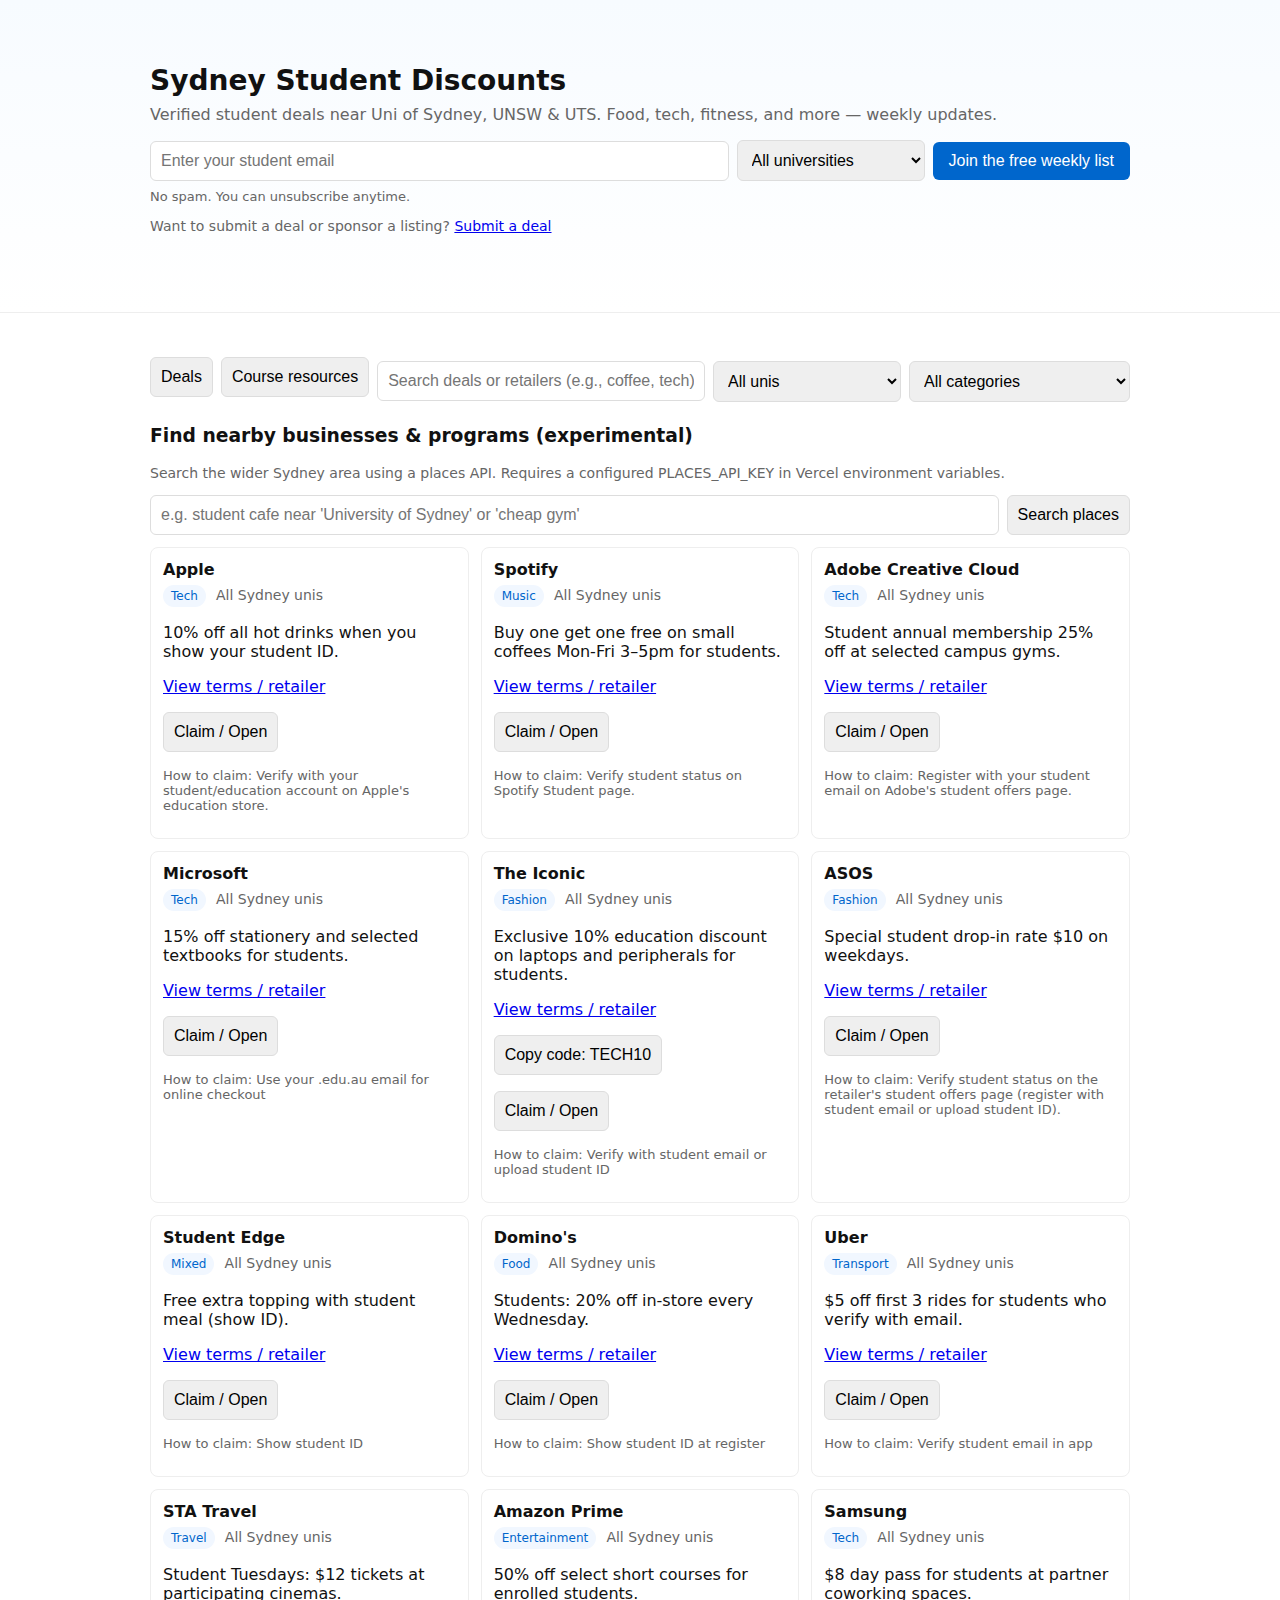
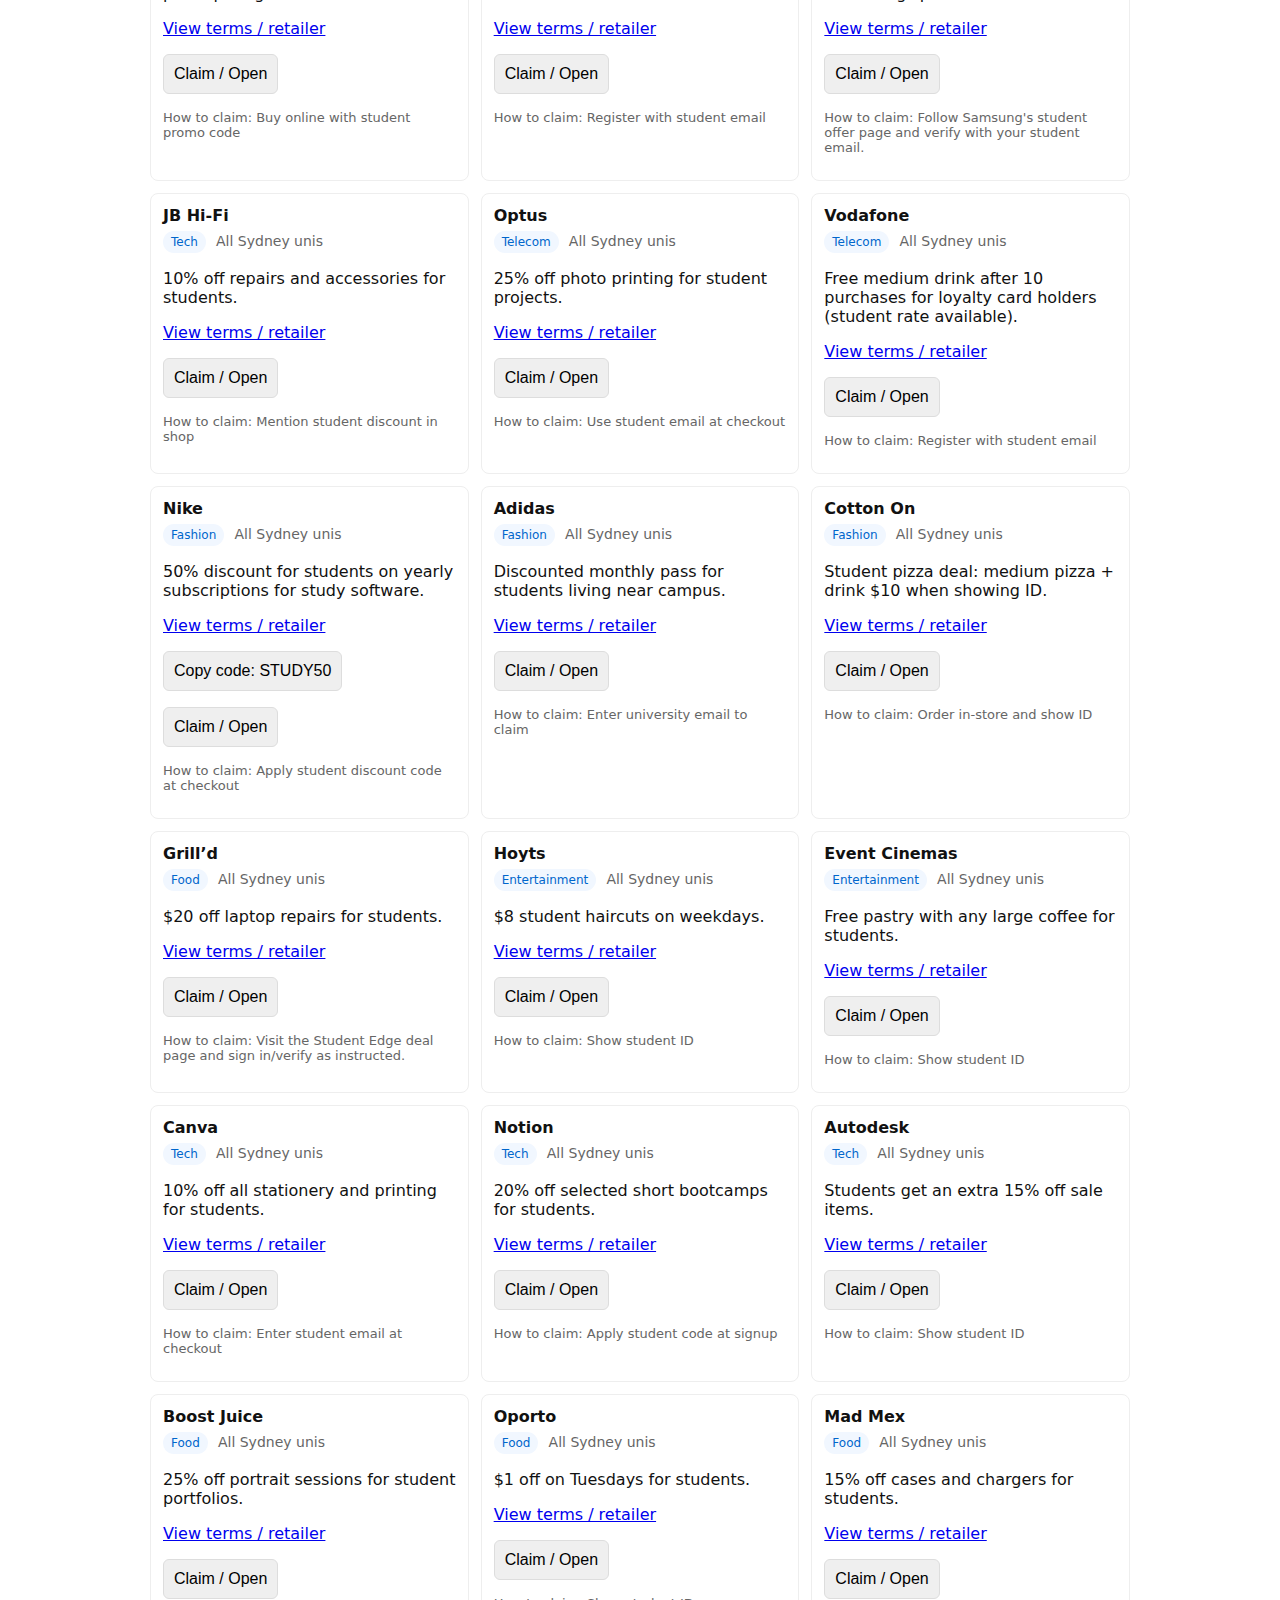
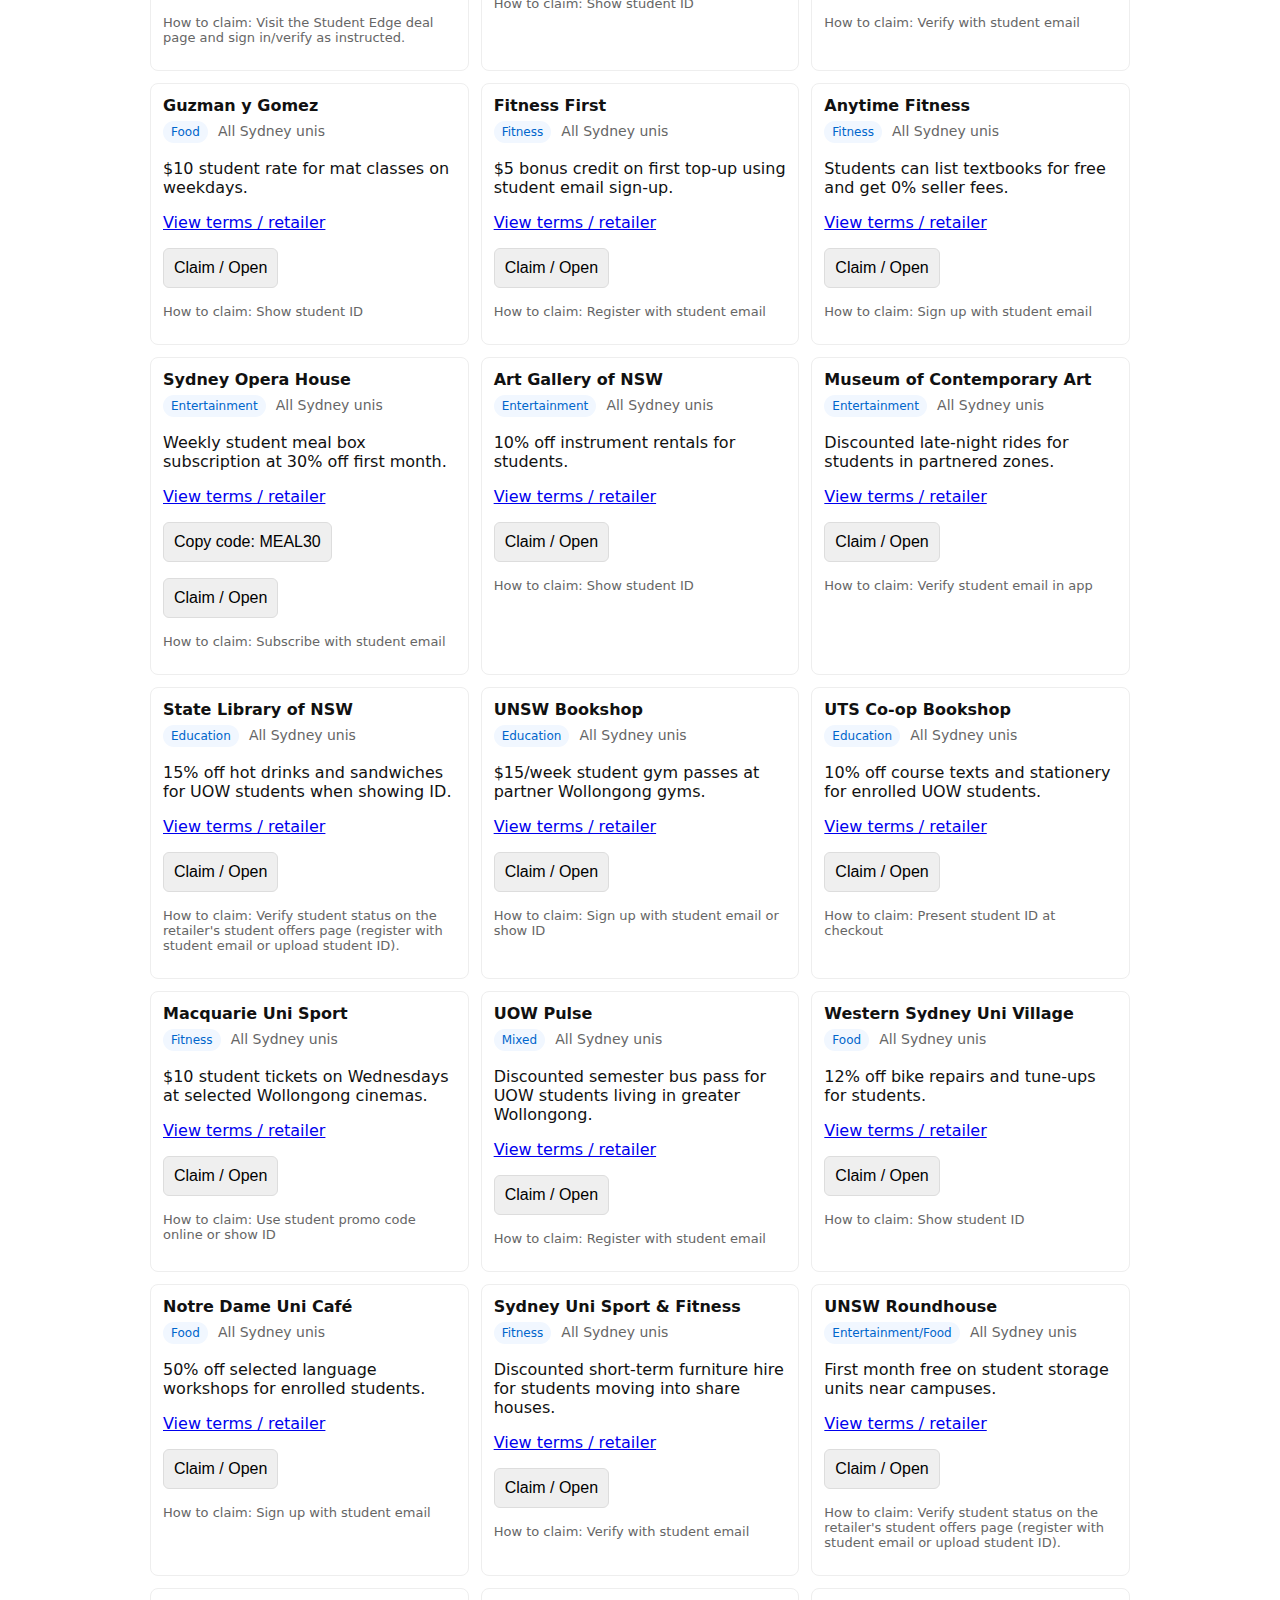
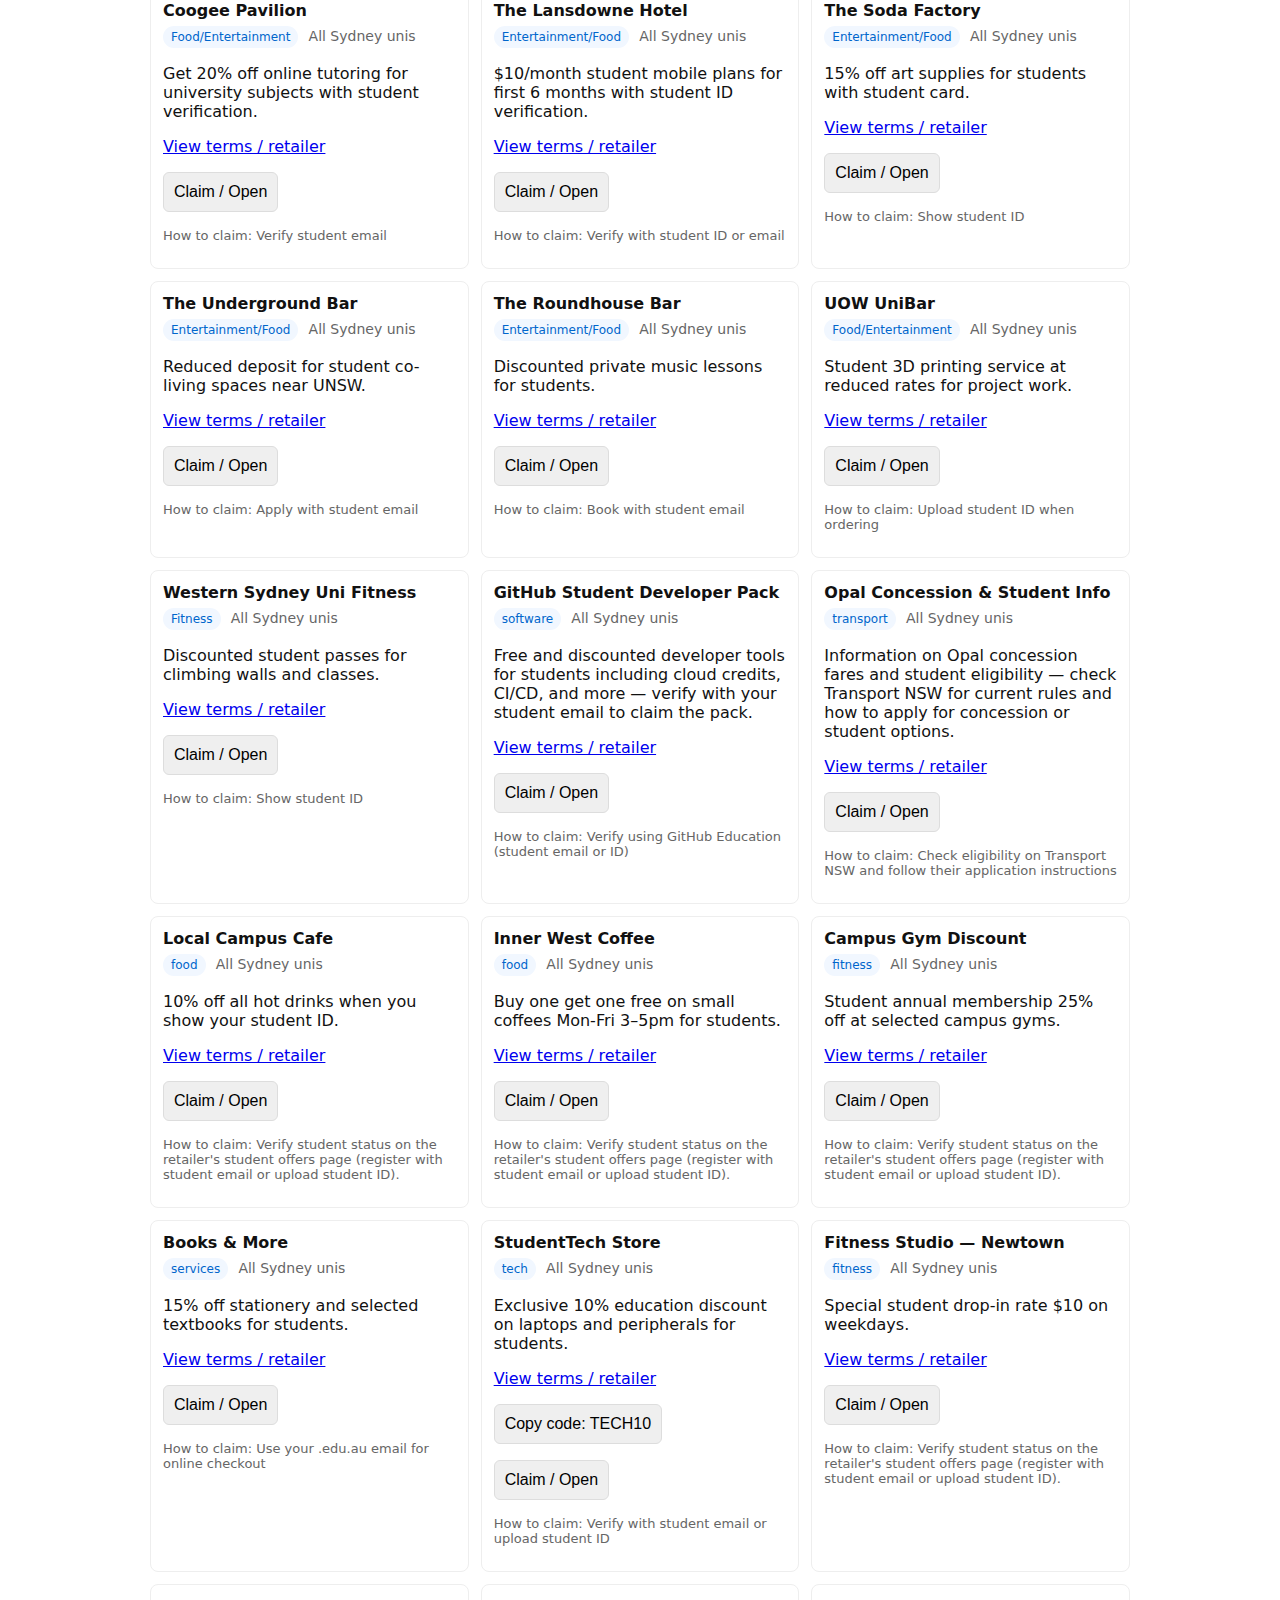
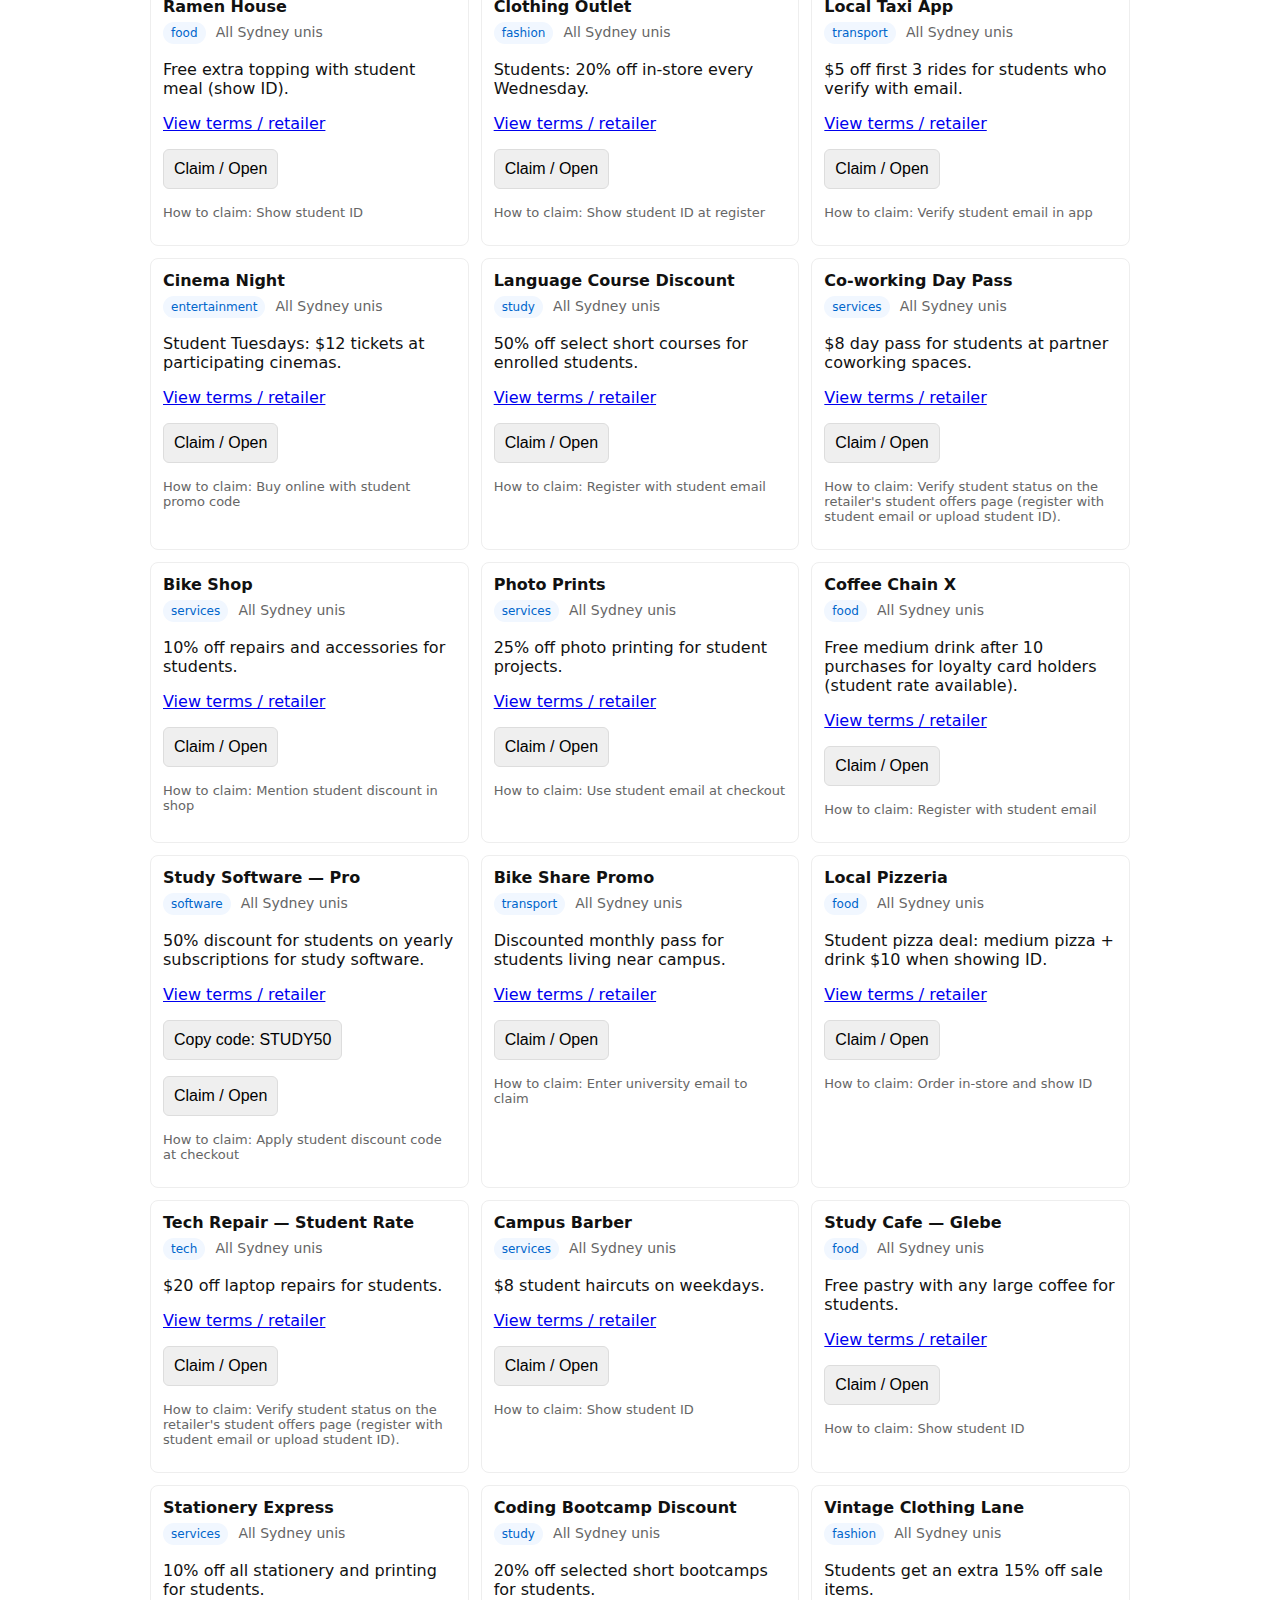
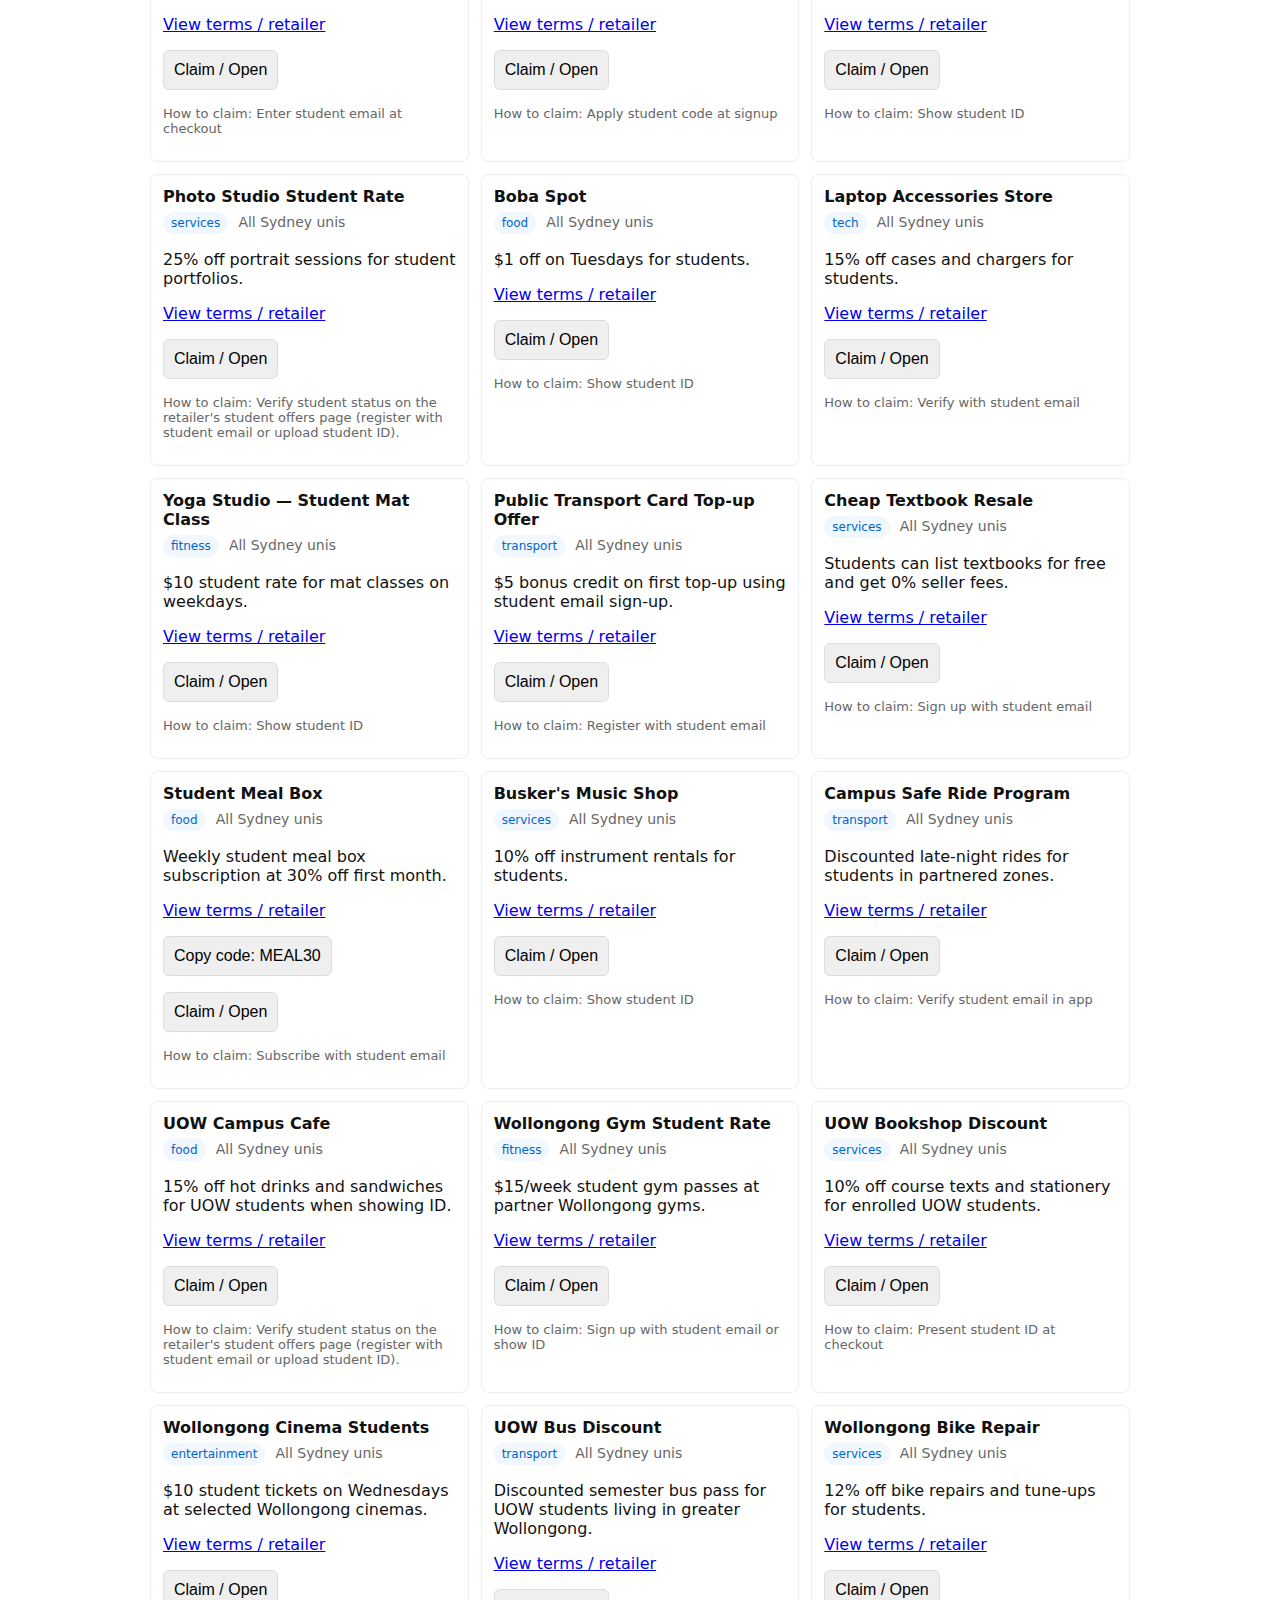
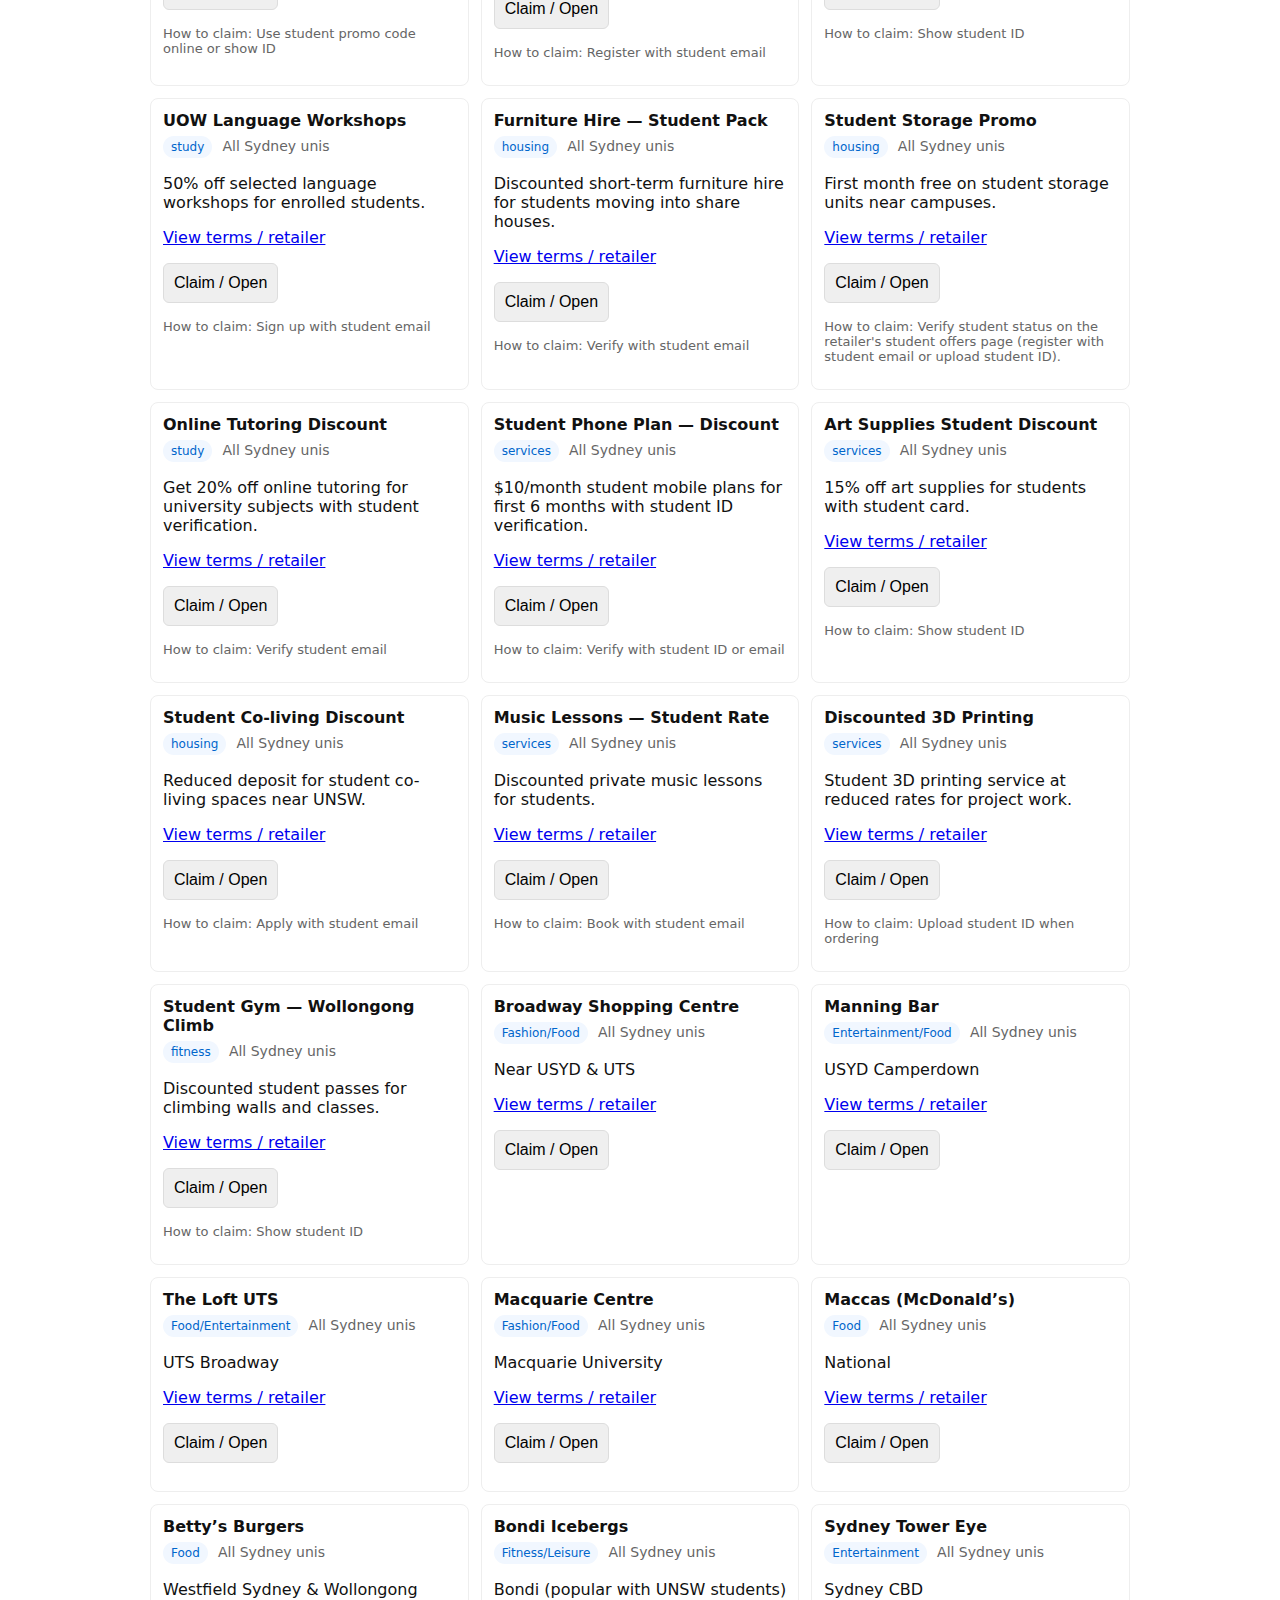
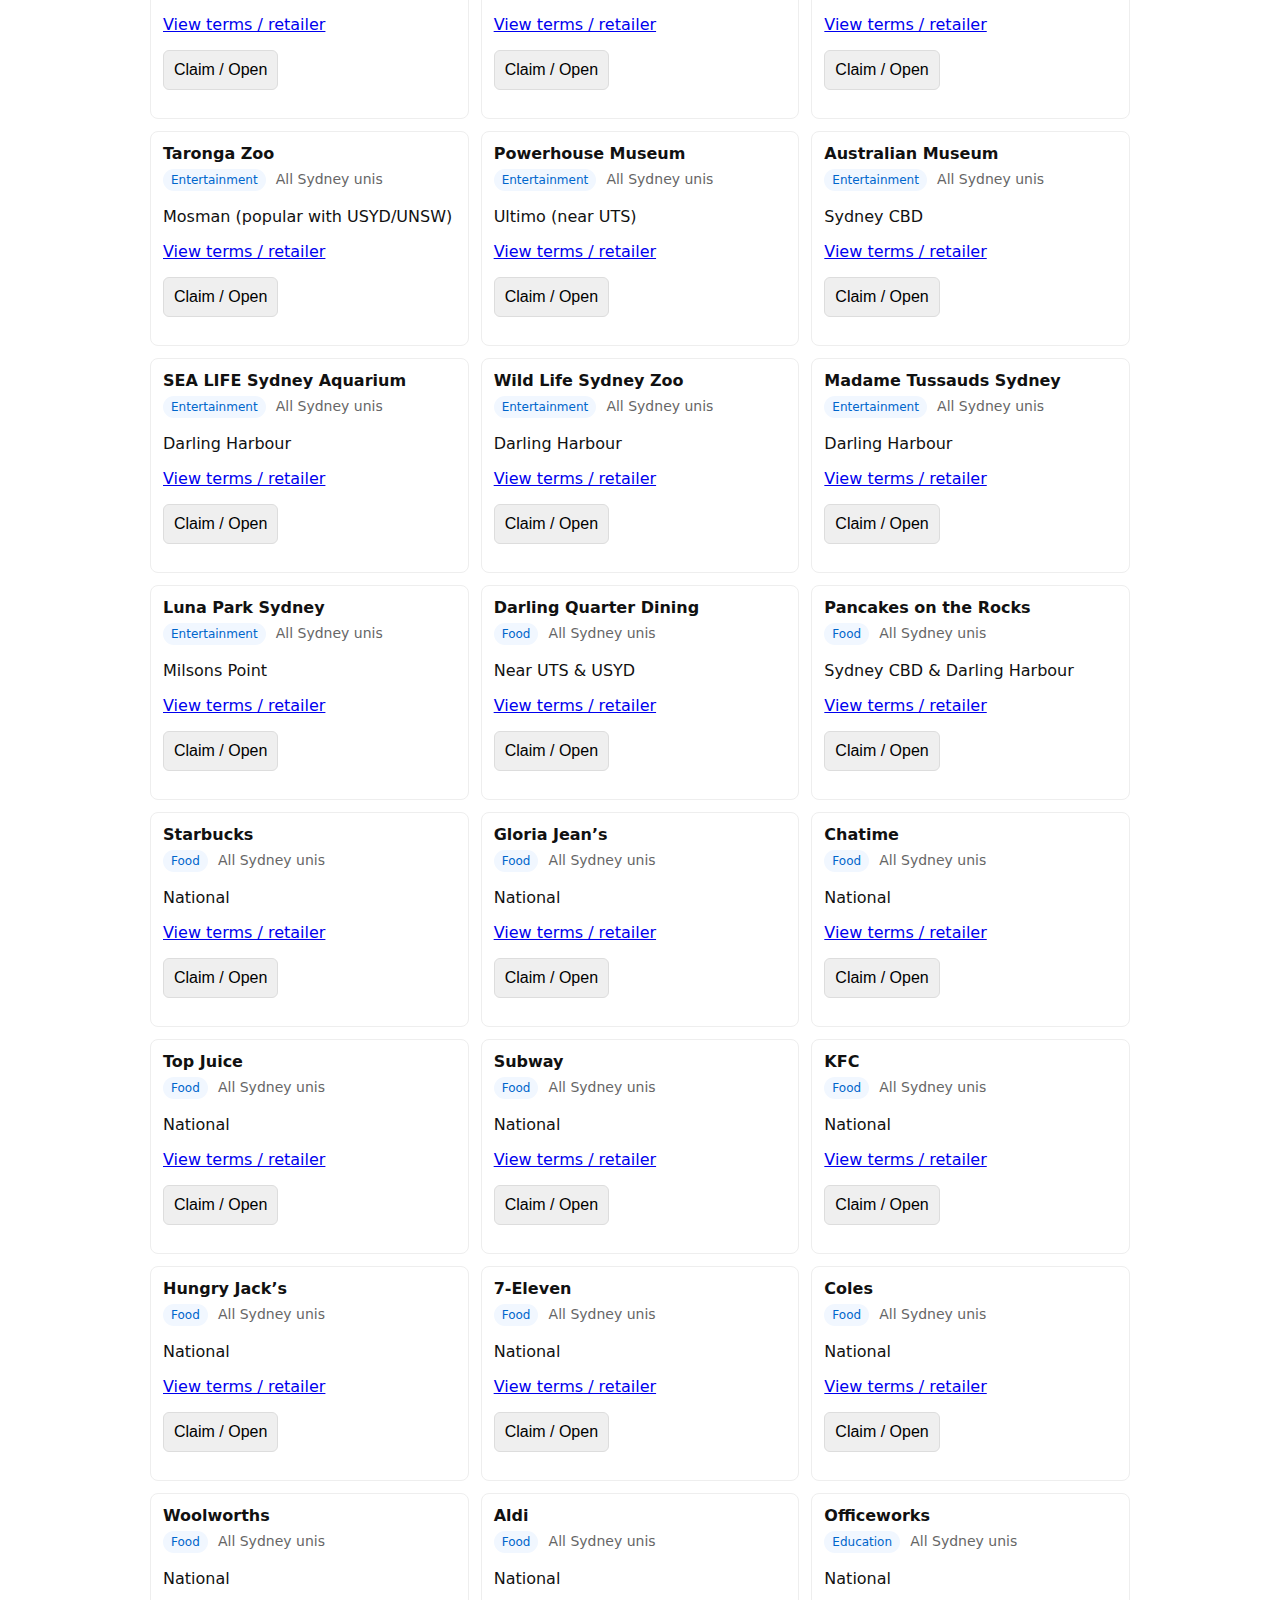
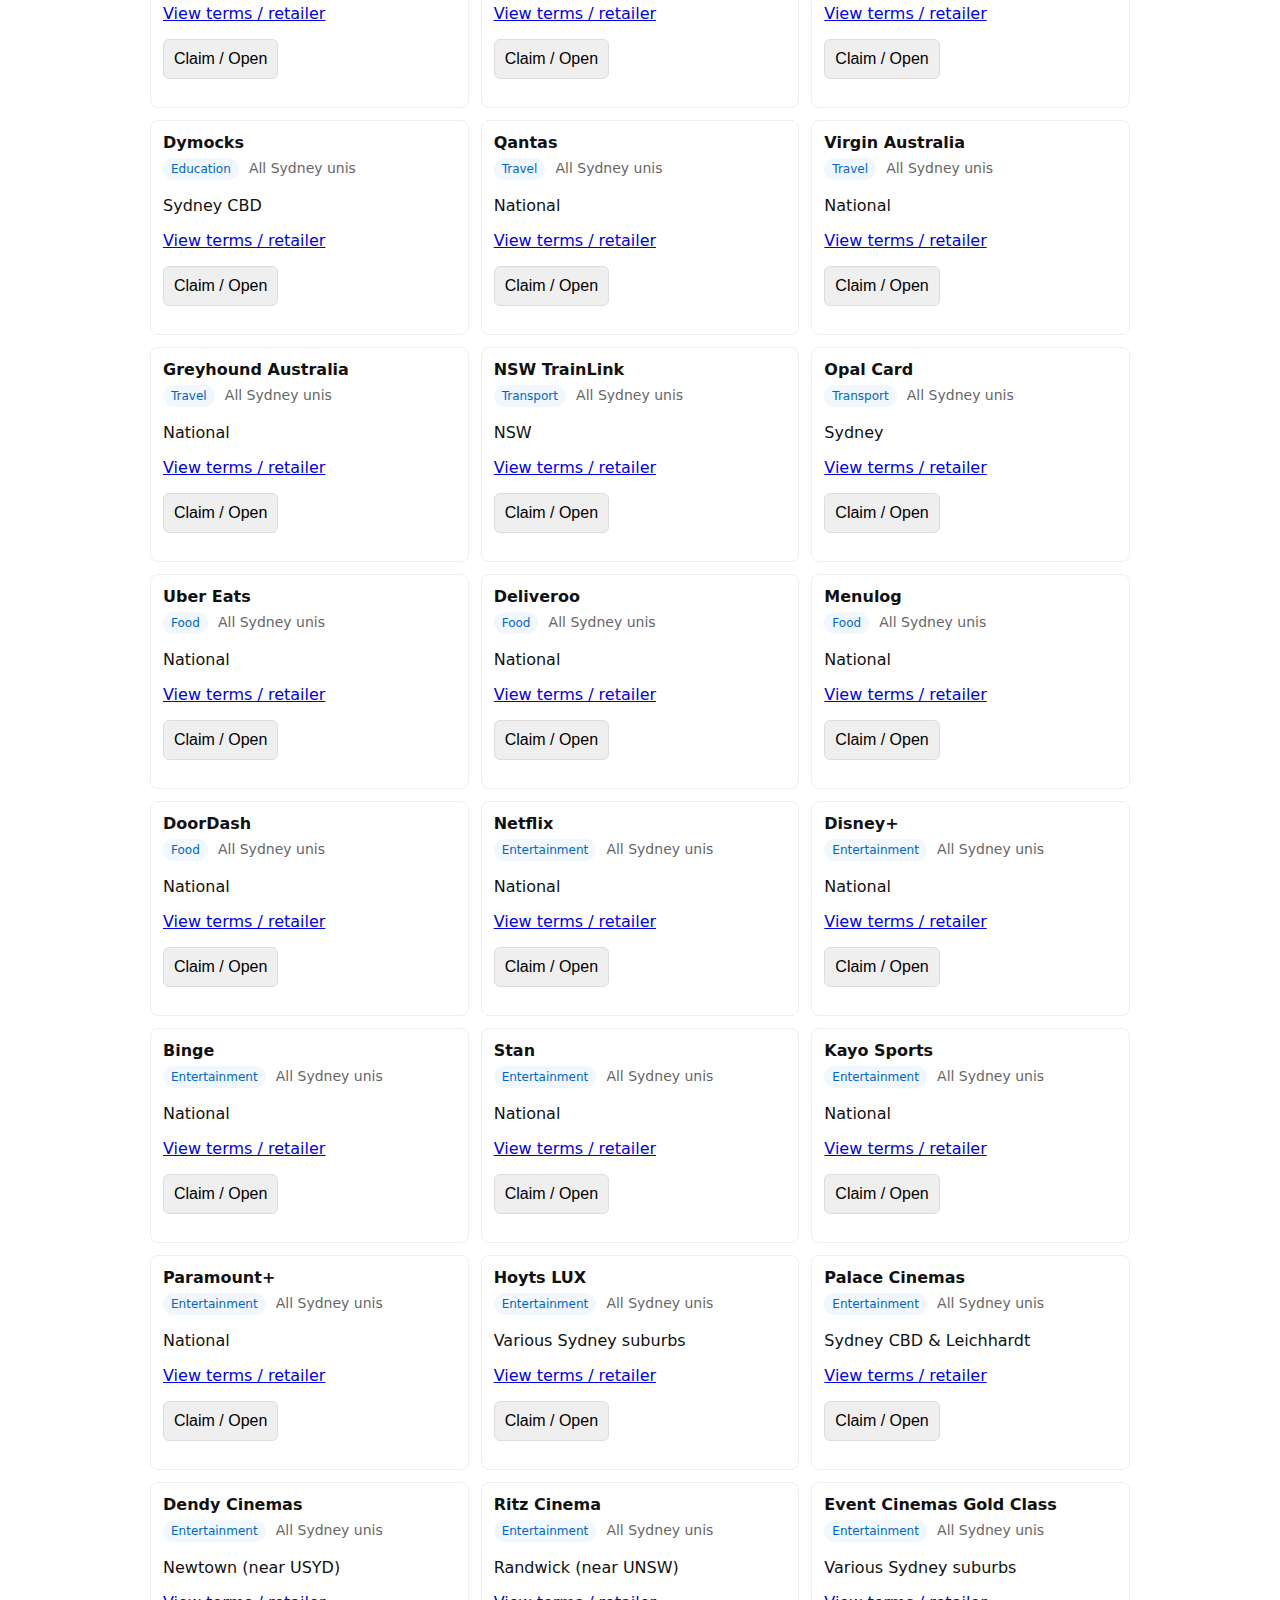
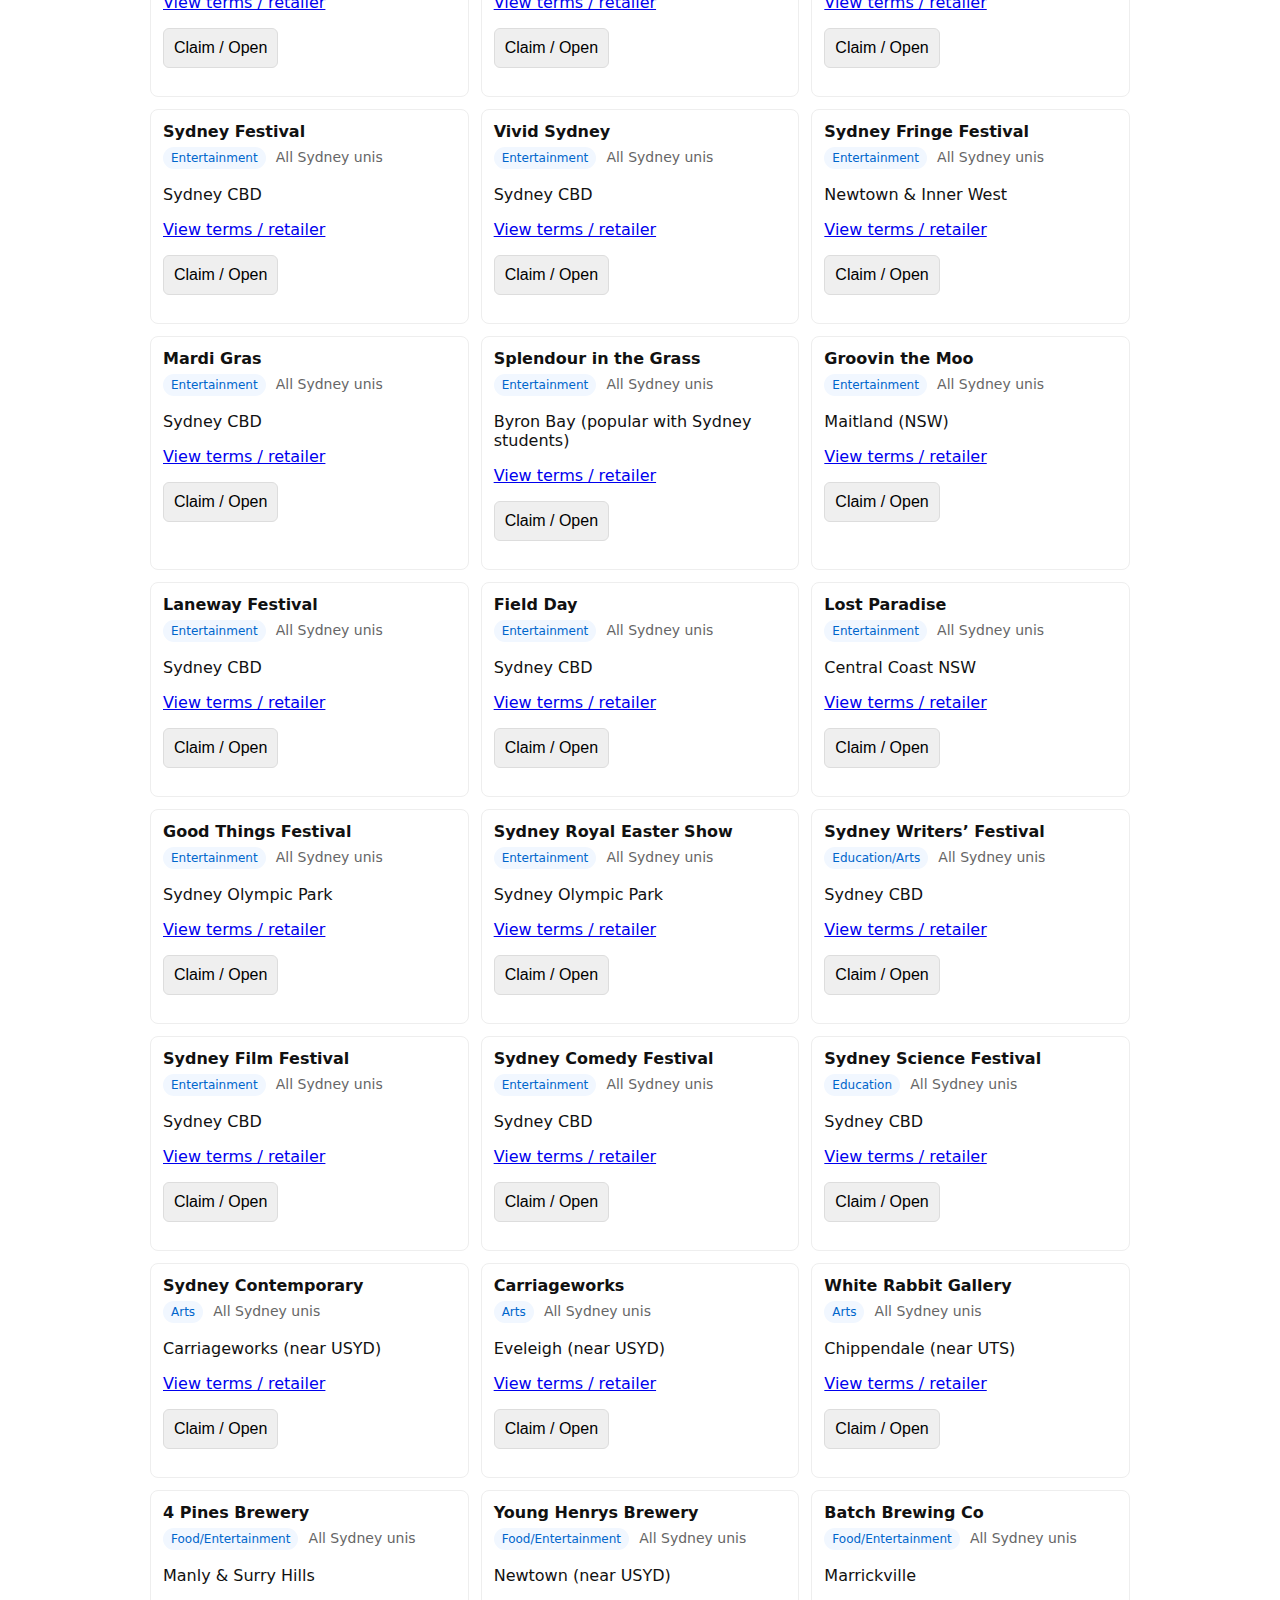
<file: index.html>
<!doctype html>
<html lang="en">
<head>
  <meta charset="utf-8">
  <meta name="viewport" content="width=device-width,initial-scale=1">
  <title>Sydney Student Discounts — Verified deals for Uni of Sydney, UNSW & UTS</title>
  <link rel="stylesheet" href="style.css">
  <meta name="description" content="Save on food, tech, transport & more — student discounts around Sydney universities. Join the weekly list.">
  <!-- Open Graph / social meta -->
  <meta property="og:title" content="Sydney Student Discounts — Uni of Sydney, UNSW, UTS" />
  <meta property="og:description" content="Verified student deals for Sydney universities: food, tech, fitness & more." />
  <meta property="og:type" content="website" />
  <meta property="og:url" content="https://student-discounts-sydney.vercel.app/" />
  <meta property="og:image" content="/social-preview.png" />
  <meta name="twitter:card" content="summary_large_image" />
  <!-- Optional: add your GA4 measurement ID in the script below (G-XXXXXXX) -->
  <script>
    /* GA4 placeholder - replace 'G-XXXXXXX' with your Measurement ID to enable analytics */
    (function(){
      var GA_MEASUREMENT_ID = 'G-XXXXXXX';
      if(GA_MEASUREMENT_ID && GA_MEASUREMENT_ID !== 'G-XXXXXXX'){
        window.dataLayer = window.dataLayer || [];
        function gtag(){dataLayer.push(arguments);} 
        gtag('js', new Date());
        gtag('config', GA_MEASUREMENT_ID);
        var s = document.createElement('script');
        s.async = true;
        s.src = 'https://www.googletagmanager.com/gtag/js?id=' + GA_MEASUREMENT_ID;
        document.head.appendChild(s);
      }
    })();
  </script>
</head>
<body>
  <header class="hero">
    <div class="container">
      <h1>Sydney Student Discounts</h1>
      <p class="lead">Verified student deals near Uni of Sydney, UNSW & UTS. Food, tech, fitness, and more — weekly updates.</p>
      <div class="cta">
        <!-- Replace action with your Formspree endpoint or paste MailerLite/ConvertKit embed code -->
  <form id="signup-form" action="https://formspree.io/f/xeopajlj" method="POST">
          <input type="email" name="email" id="email" placeholder="Enter your student email" required>
          <select name="university" id="university">
            <option value="all">All universities</option>
            <option value="usyd">University of Sydney</option>
            <option value="unsw">UNSW</option>
            <option value="uts">UTS</option>
            <option value="macquarie">Macquarie</option>
            <option value="western">Western Sydney</option>
            <option value="uow">UOW (Wollongong)</option>
          </select>
          <!-- UTM hidden fields populated by script.js -->
          <input type="hidden" name="utm_source" id="utm_source">
          <input type="hidden" name="utm_medium" id="utm_medium">
          <input type="hidden" name="utm_campaign" id="utm_campaign">
          <input type="hidden" name="utm_term" id="utm_term">
          <input type="hidden" name="utm_content" id="utm_content">
          <!-- Add a subject so Formspree emails are labelled, then redirect to local thank-you page -->
          <input type="hidden" name="_subject" value="Signup: Sydney Student Discounts">
          <input type="hidden" name="_next" value="/thanks.html">
          <button type="submit">Join the free weekly list</button>
        </form>
        <p class="note">No spam. You can unsubscribe anytime.</p>
      </div>
      <p class="small">Want to submit a deal or sponsor a listing? <a href="#submit">Submit a deal</a></p>
    </div>
  </header>

  <main class="container">
    <section class="filters">
      <div class="tabs" style="display:flex;gap:8px;align-items:center;margin-bottom:8px;">
        <button id="tab-deals" class="active">Deals</button>
        <button id="tab-resources">Course resources</button>
      </div>
      <input id="search" placeholder="Search deals or retailers (e.g., coffee, tech)" />
      <select id="filter-uni">
        <option value="all">All unis</option>
        <option value="usyd">University of Sydney</option>
        <option value="unsw">UNSW</option>
        <option value="uts">UTS</option>
        <option value="macquarie">Macquarie</option>
        <option value="western">Western Sydney</option>
        <option value="uow">UOW (Wollongong)</option>
      </select>
      <select id="filter-cat">
        <option value="all">All categories</option>
        <option value="food">Food & Coffee</option>
        <option value="tech">Tech & Software</option>
        <option value="software">Software & Subscriptions</option>
        <option value="fitness">Fitness</option>
        <option value="fashion">Fashion</option>
        <option value="entertainment">Entertainment</option>
        <option value="transport">Transport & Mobility</option>
        <option value="study">Study & Courses</option>
        <option value="housing">Housing & Storage</option>
        <option value="services">Services</option>
      </select>
      <!-- Resource-specific controls (shown when Course resources tab active) -->
      <div id="resource-controls" style="display:none;margin-top:12px;">
        <input id="resource-search" placeholder="Search resources (title or provider)" style="width:60%;min-width:200px;" />
        <select id="resource-filter-cat">
          <option value="all">All categories</option>
          <option value="business">Business</option>
          <option value="law">Law</option>
          <option value="math">Math</option>
          <option value="data">Data / Programming</option>
          <option value="study">Study / Skills</option>
        </select>
      </div>
    </section>

    <section class="places-search">
      <h3>Find nearby businesses & programs (experimental)</h3>
      <p class="small">Search the wider Sydney area using a places API. Requires a configured PLACES_API_KEY in Vercel environment variables.</p>
      <div style="display:flex;gap:8px;flex-wrap:wrap;align-items:center;margin-bottom:12px;">
        <input id="places-query" placeholder="e.g. student cafe near 'University of Sydney' or 'cheap gym'" style="flex:1;min-width:220px" />
        <button id="places-search">Search places</button>
      </div>
      <div id="places-results" class="deals-grid"></div>
    </section>

    <section id="deals" class="deals-grid">
      <!-- Deals rendered here by script.js -->
    </section>

    <section id="resources" class="deals-grid" style="display:none;">
      <!-- Course resources rendered here by script.js -->
    </section>

    <section id="submit" class="submit">
      <h2>Submit a deal</h2>
      <p>If you know a student offer we haven't listed, use the form below to send it to us.</p>
  <form id="submit-deal" action="https://formspree.io/f/xeopajlj" method="POST">
        <input type="text" name="retailer" placeholder="Retailer name" required>
        <input type="text" name="deal" placeholder="Short deal description (e.g., 10% off coffee)" required>
        <input type="url" name="link" placeholder="Link to terms or page (optional)">
        <select name="university">
          <option value="all">All Sydney unis</option>
          <option value="usyd">University of Sydney</option>
          <option value="unsw">UNSW</option>
          <option value="uts">UTS</option>
          <option value="macquarie">Macquarie</option>
          <option value="western">Western Sydney</option>
          <option value="uow">UOW (Wollongong)</option>
        </select>
  <input type="hidden" name="utm_source" id="submit_utm_source">
        <input type="hidden" name="utm_medium" id="submit_utm_medium">
        <input type="hidden" name="utm_campaign" id="submit_utm_campaign">
        <input type="hidden" name="utm_term" id="submit_utm_term">
        <input type="hidden" name="utm_content" id="submit_utm_content">
  <input type="hidden" name="_subject" value="New deal submission: Sydney Student Discounts">
  <input type="hidden" name="_next" value="/thanks.html">
        <button type="submit">Send deal</button>
      </form>
    </section>

    <section class="howitworks">
      <h2>How this works</h2>
      <ol>
        <li>We manually verify deals and link to the official terms where possible.</li>
        <li>Deals with verification steps will show how to claim (student email, show ID, etc.).</li>
        <li>Businesses can sponsor featured placements — contact us via the submit form.</li>
      </ol>
    </section>

  </main>

  <footer>
    <div class="container">
      <p>Built for Sydney students. <small>Use offers responsibly. We list deals for convenience and verify where possible.</small></p>
      <p class="muted">This is an independent site, not affiliated with any university. <a href="/privacy.html">Privacy</a></p>
    </div>
  </footer>

  <script src="script.js" defer></script>
</body>
</html>
</file>
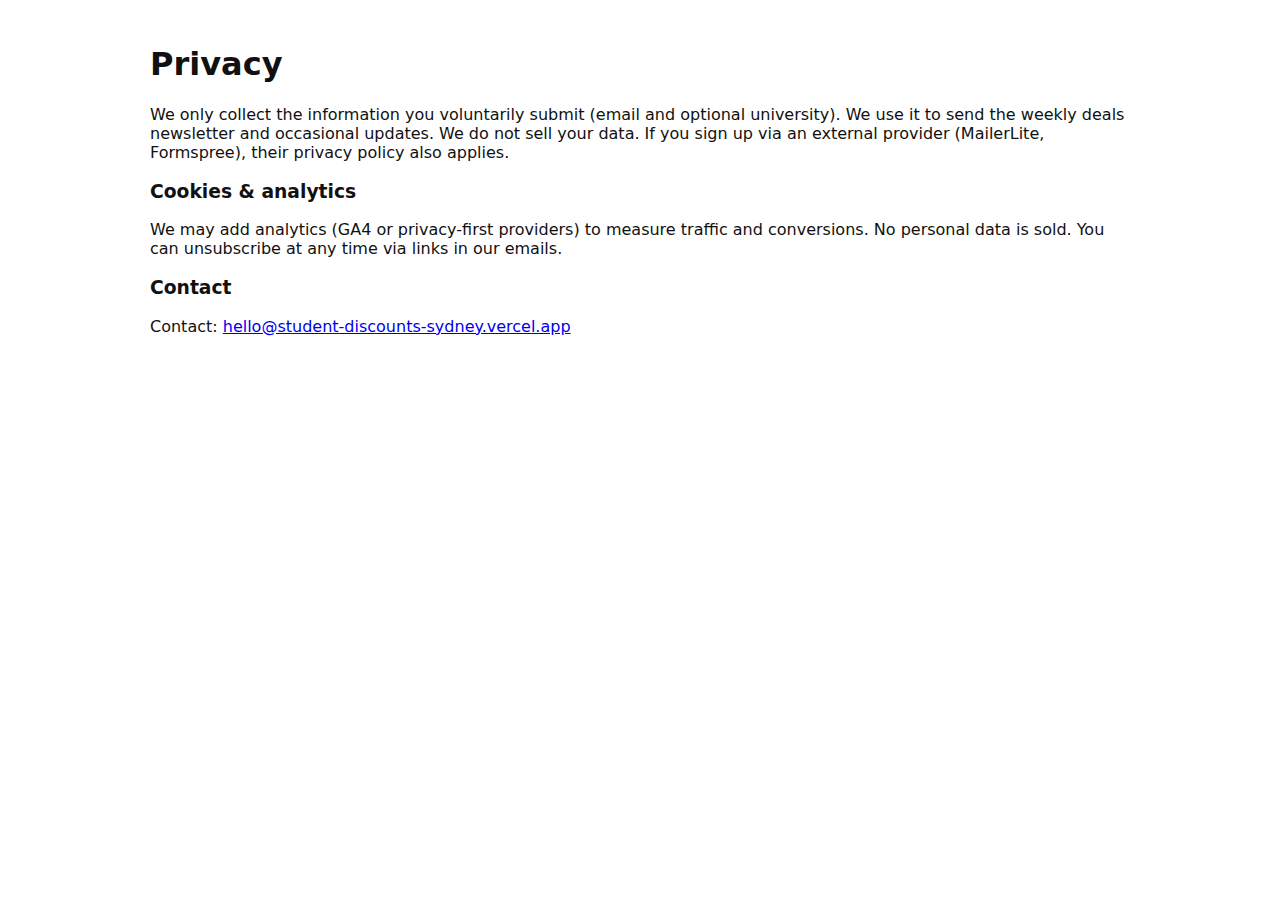
<file: privacy.html>
<!doctype html>
<html lang="en">
<head>
  <meta charset="utf-8">
  <meta name="viewport" content="width=device-width,initial-scale=1">
  <title>Privacy — Sydney Student Discounts</title>
  <link rel="stylesheet" href="/style.css">
</head>
<body>
  <div class="container" style="padding:24px;">
    <h1>Privacy</h1>
    <p>We only collect the information you voluntarily submit (email and optional university). We use it to send the weekly deals newsletter and occasional updates. We do not sell your data. If you sign up via an external provider (MailerLite, Formspree), their privacy policy also applies.</p>
    <h3>Cookies & analytics</h3>
    <p>We may add analytics (GA4 or privacy-first providers) to measure traffic and conversions. No personal data is sold. You can unsubscribe at any time via links in our emails.</p>
    <h3>Contact</h3>
    <p>Contact: <a href="mailto:hello@student-discounts-sydney.vercel.app">hello@student-discounts-sydney.vercel.app</a></p>
  </div>
</body>
</html>
</file>
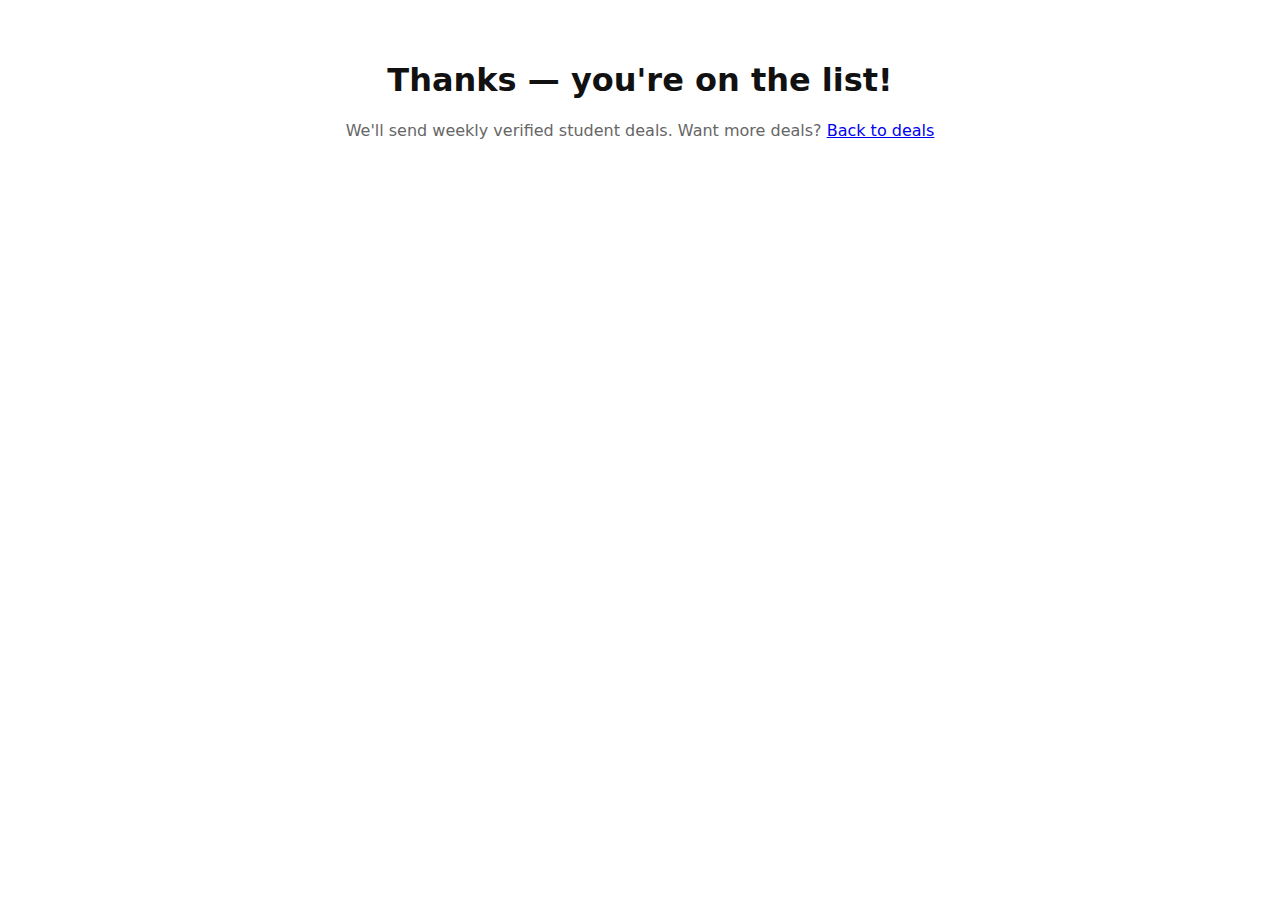
<file: thanks.html>
<!doctype html>
<html lang="en">
<head>
  <meta charset="utf-8">
  <meta name="viewport" content="width=device-width,initial-scale=1">
  <title>Thanks — Sydney Student Discounts</title>
  <link rel="stylesheet" href="/style.css">
  <meta name="robots" content="noindex">
</head>
<body>
  <div class="container" style="padding:40px;text-align:center;">
    <h1>Thanks — you're on the list!</h1>
    <p class="lead">We'll send weekly verified student deals. Want more deals? <a href="/">Back to deals</a></p>
  </div>
</body>
</html>
</file>
<file: style.css>
:root{--accent:#0066cc;--muted:#666}
body{font-family:Inter,system-ui,Arial,sans-serif;margin:0;color:#111}
.container{max-width:980px;margin:0 auto;padding:24px}
.hero{background:linear-gradient(180deg,#f7fbff,#fff);padding:40px 0;border-bottom:1px solid #eee}
.hero h1{margin:0;font-size:28px}
.lead{color:var(--muted);margin-top:8px}
.cta{margin-top:16px}
input,select,button,textarea{font-size:16px;padding:10px;border:1px solid #ddd;border-radius:6px}
#signup-form{display:flex;gap:8px;flex-wrap:wrap;align-items:center}
#signup-form input[type="email"]{flex:1;min-width:220px}
#signup-form button{background:var(--accent);color:#fff;border:none;padding:10px 16px;border-radius:6px}
.note{color:var(--muted);font-size:13px;margin-top:8px}
.filters{display:flex;gap:8px;align-items:center;margin:20px 0}
.filters input{flex:1}
.deals-grid{display:grid;grid-template-columns:repeat(auto-fill,minmax(280px,1fr));gap:12px}
.card{border:1px solid #eee;padding:12px;border-radius:8px;background:#fff}
.card h3{margin:0 0 6px 0;font-size:16px}
.meta{font-size:13px;color:var(--muted);margin-bottom:8px}
.badge{display:inline-block;background:#f1f7ff;color:var(--accent);padding:4px 8px;border-radius:999px;font-size:12px;margin-right:6px}
.submit{margin-top:28px;padding:18px;border-top:1px solid #f0f0f0}
.howitworks{margin-top:28px}
footer{border-top:1px solid #eee;padding:14px;background:#fafafa;margin-top:28px}
.small{font-size:14px;color:var(--muted)}
.muted{color:var(--muted);font-size:13px}
@media(max-width:600px){.filters{flex-direction:column;align-items:stretch}}
</file>
